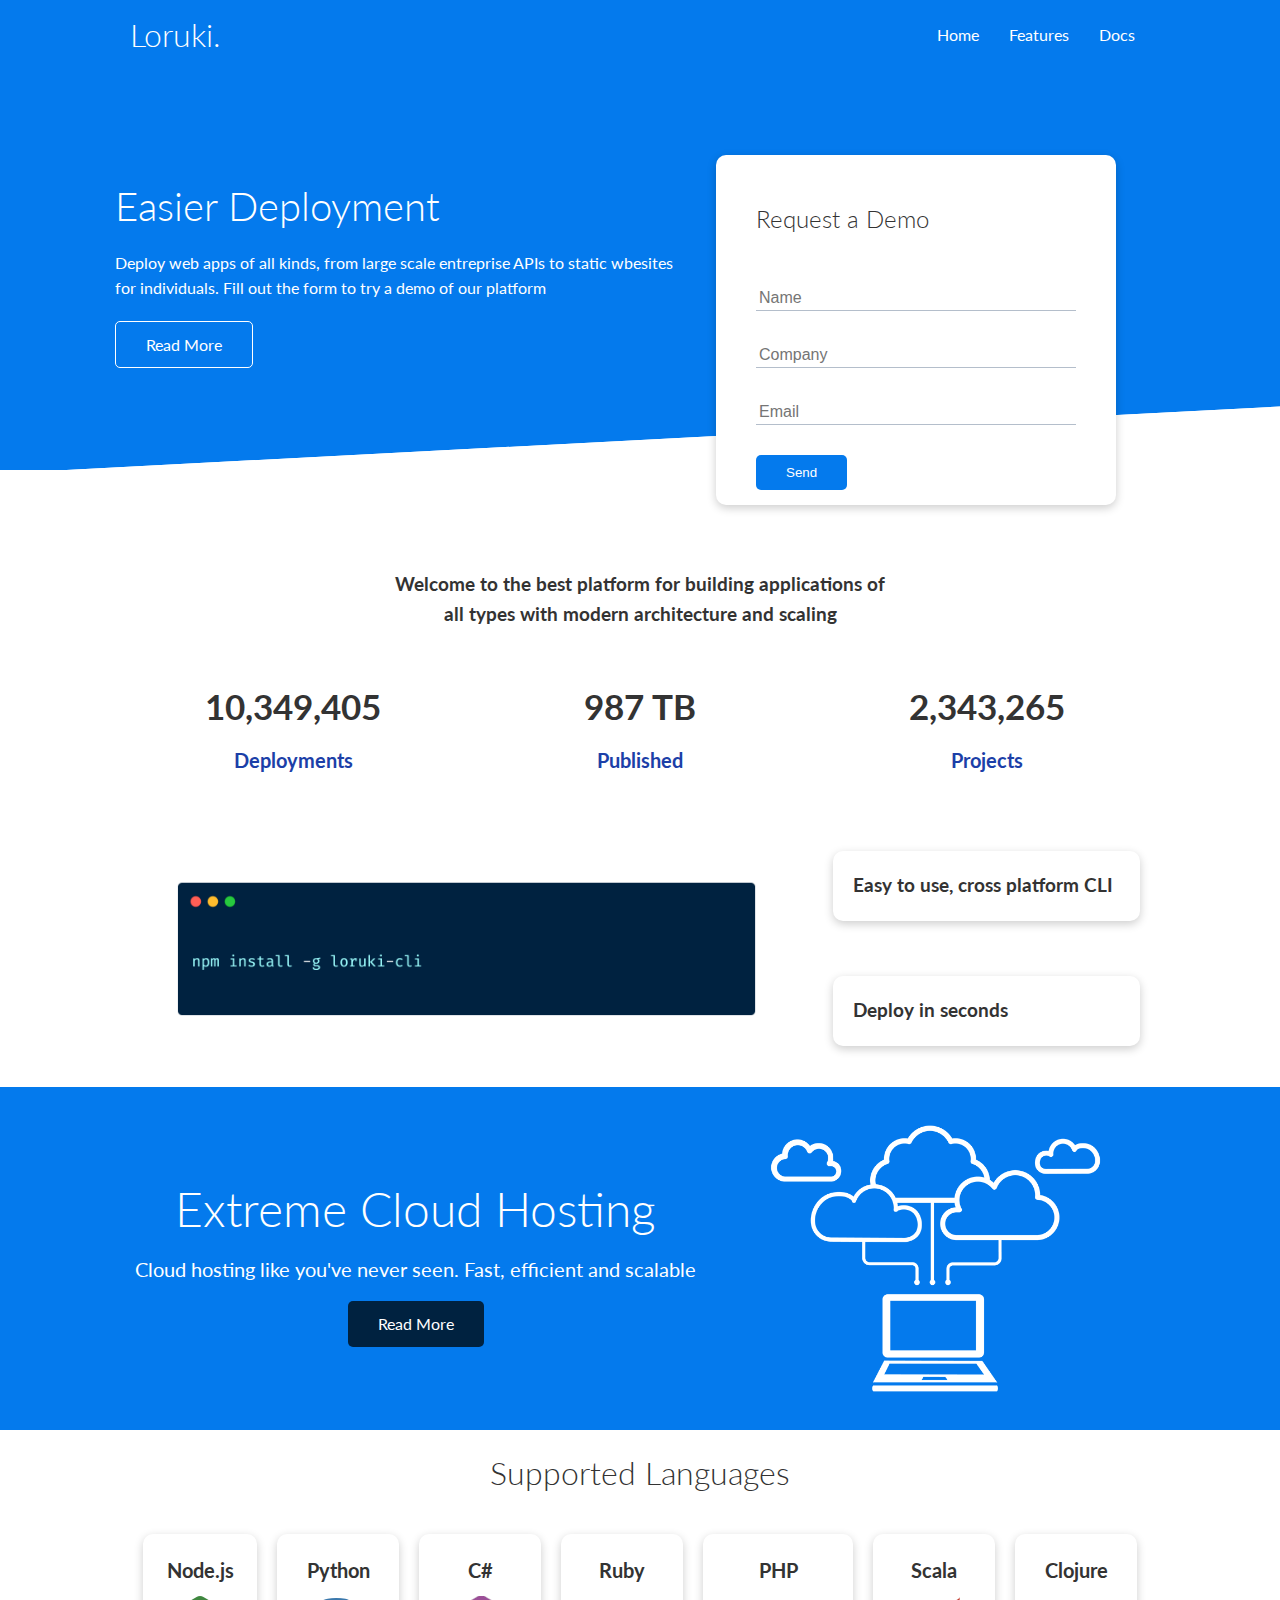
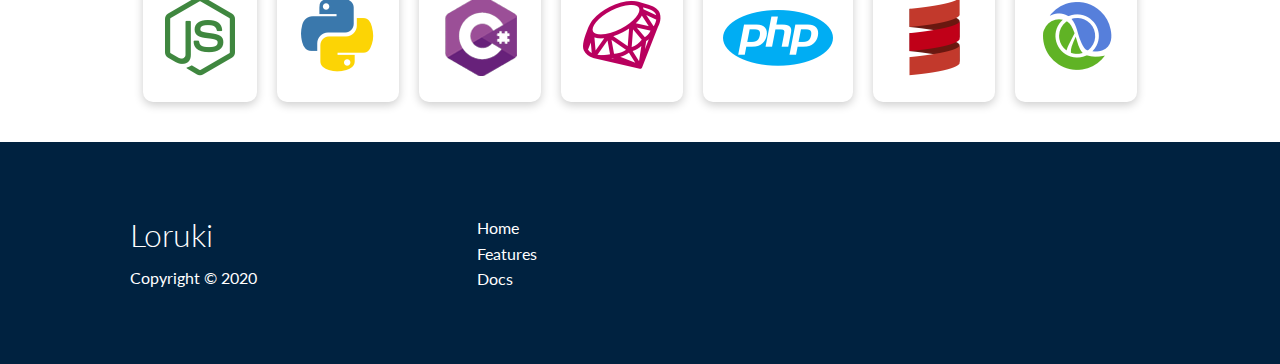
<file: index.html>
<!DOCTYPE html>
<html lang="en">
<head>
    <meta charset="UTF-8">
    <meta name="viewport" content="width=device-width, initial-scale=1.0">
    <link rel="stylesheet" href="css/utilities.css">
    <link rel="stylesheet" href="css/style.css">
    <link rel="stylesheet" href="https://cdnjs.cloudflare.com/ajax/libs/font-awesome/5.15.1/css/all.min.css"
        integrity="sha512-+4zCK9k+qNFUR5X+cKL9EIR+ZOhtIloNl9GIKS57V1MyNsYpYcUrUeQc9vNfzsWfV28IaLL3i96P9sdNyeRssA=="
        crossorigin="anonymous" />
    
    <title>Loruki | Cloud Hosting For Everyone</title>
</head>
<body>
    <!-- Navbar -->
    <div class="navbar">
        <div class="container flex">
            <h1 class="logo">Loruki.</h1>
            <nav>
                <ul>
                    <li><a href="index.html">Home</a></li>
                    <li><a href="features.html">Features</a></li>
                    <li><a href="docs.html">Docs</a></li>
                </ul>
            </nav>
        </div>
    </div>

    <!-- Showcase -->
    <section class="showcase">
        <div class="container grid">
            <div class="showcase-text">
                <h1>Easier Deployment</h1>
                <p>Deploy web apps of all kinds, from large scale entreprise APIs to static 
                    wbesites for individuals. Fill out the form to try a demo of our platform
                </p>
                <a href="features.html" class="btn btn-outline">Read More</a>
            </div>
            <div class="showcase-form card">
                <h2>Request a Demo</h2>
                <form name="contact" method="POST" netlify-honeypot="bot-field" data-netlify="true">
                    <input type="hidden" name="form-name" value="contact">
                    <p class="hidden">
                        <label>Don't fill this out if you're human: <input name="bot-field"></label>
                    </p>
                    <div class="form-control">
                        <input type="text" name="name" placeholder="Name" required>
                    </div>
                    <div class="form-control">
                        <input type="text" name="company" placeholder="Company" required>
                    </div>
                    <div class="form-control">
                        <input type="email" name="email" placeholder="Email" required>
                    </div>
                    <input type="submit" value="Send" class="btn btn-primary">
                </form>
            </div>
        </div>
    </section>
    <!-- Stats -->
    <section class="stats">
        <div class="container">
            <h3 class="stats-heading text-center my-1">
                Welcome to the best platform for building applications of all types with modern architecture and scaling
            </h3>

            <div class="grid grid-3 text-center my-4">
                <div>
                    <i class="fas fa-server fa-3x"></i>
                    <h3>10,349,405</h3>
                    <p class="text-secondary">Deployments</p>
                </div>
                <div>
                    <i class="fas fa-upload fa-3x"></i>
                    <h3>987 TB</h3>
                    <p class="text-secondary">Published</p>
                </div>
                <div>
                    <i class="fas fa-project-diagram fa-3x"></i>
                    <h3>2,343,265</h3>
                    <p class="text-secondary">Projects</p>
                </div>
            </div>
        </div>
    </section>

    <!-- Cli -->
    <section class="cli">
        <div class="container grid">
            <img src="images/cli.png" alt="">
            <div class="card">
                <h3>Easy to use, cross platform CLI</h3>
            </div>
            <div class="card">
                <h3>Deploy in seconds</h3>
            </div>
        </div>
    </section>

    <!-- Cloud -->
    <section class="cloud bg-primary my-2 py-2">
        <div class="container grid">
            <div class="text-center">
                <h2 class="lg">Extreme Cloud Hosting</h2>
                <p class="lead my-1">Cloud hosting like you've never seen.
                    Fast, efficient and scalable
                </p>
                <a href="features.html" class="btn btn-dark">Read More</a>
            </div>
            <img src="images/cloud.png" alt="">
        </div>
    </section>

    <!-- Languages -->
    <section class="languages">
        <h2 class="md text-center my-2">
            Supported Languages
        </h2>
        <div class="container flex">
            <div class="card">
                <h4>Node.js</h4>
                <img src="images/logos/node.png" alt="">
            </div>
            <div class="card">
                <h4>Python</h4>
                <img src="images/logos/python.png" alt="">
            </div>
            <div class="card">
                <h4>C#</h4>
                <img src="images/logos/csharp.png" alt="">
            </div>
            <div class="card">
                <h4>Ruby</h4>
                <img src="images/logos/ruby.png" alt="">
            </div>
            <div class="card">
                <h4>PHP</h4>
                <img src="images/logos/php.png" alt="">
            </div>
            <div class="card">
                <h4>Scala</h4>
                <img src="images/logos/scala.png" alt="">
            </div>
            <div class="card">
                <h4>Clojure</h4>
                <img src="images/logos/clojure.png" alt="">
            </div>
        </div>
    </section>

    <!-- Footer -->
    <footer class="footer bg-dark py-5">
        <div class="container grid grid-3">
            <div>
                <h1>Loruki</h1>
                <p>Copyright &copy; 2020</p>
            </div>
            <nav>
                <ul>
                    <li><a href="index.html">Home</a></li>
                    <li><a href="features.html">Features</a></li>
                    <li><a href="docs.html">Docs</a></li>
                </ul>
            </nav>
            <div class="social">
                <a href="#"><i class="fab fa-github fa-2x"></i></a>
                <a href="#"><i class="fab fa-facebook fa-2x"></i></a>
                <a href="#"><i class="fab fa-instagram fa-2x"></i></a>
                <a href="#"><i class="fab fa-twitter fa-2x"></i></a>
            </div>
        </div>
    </footer>
</body>
</html>
</file>
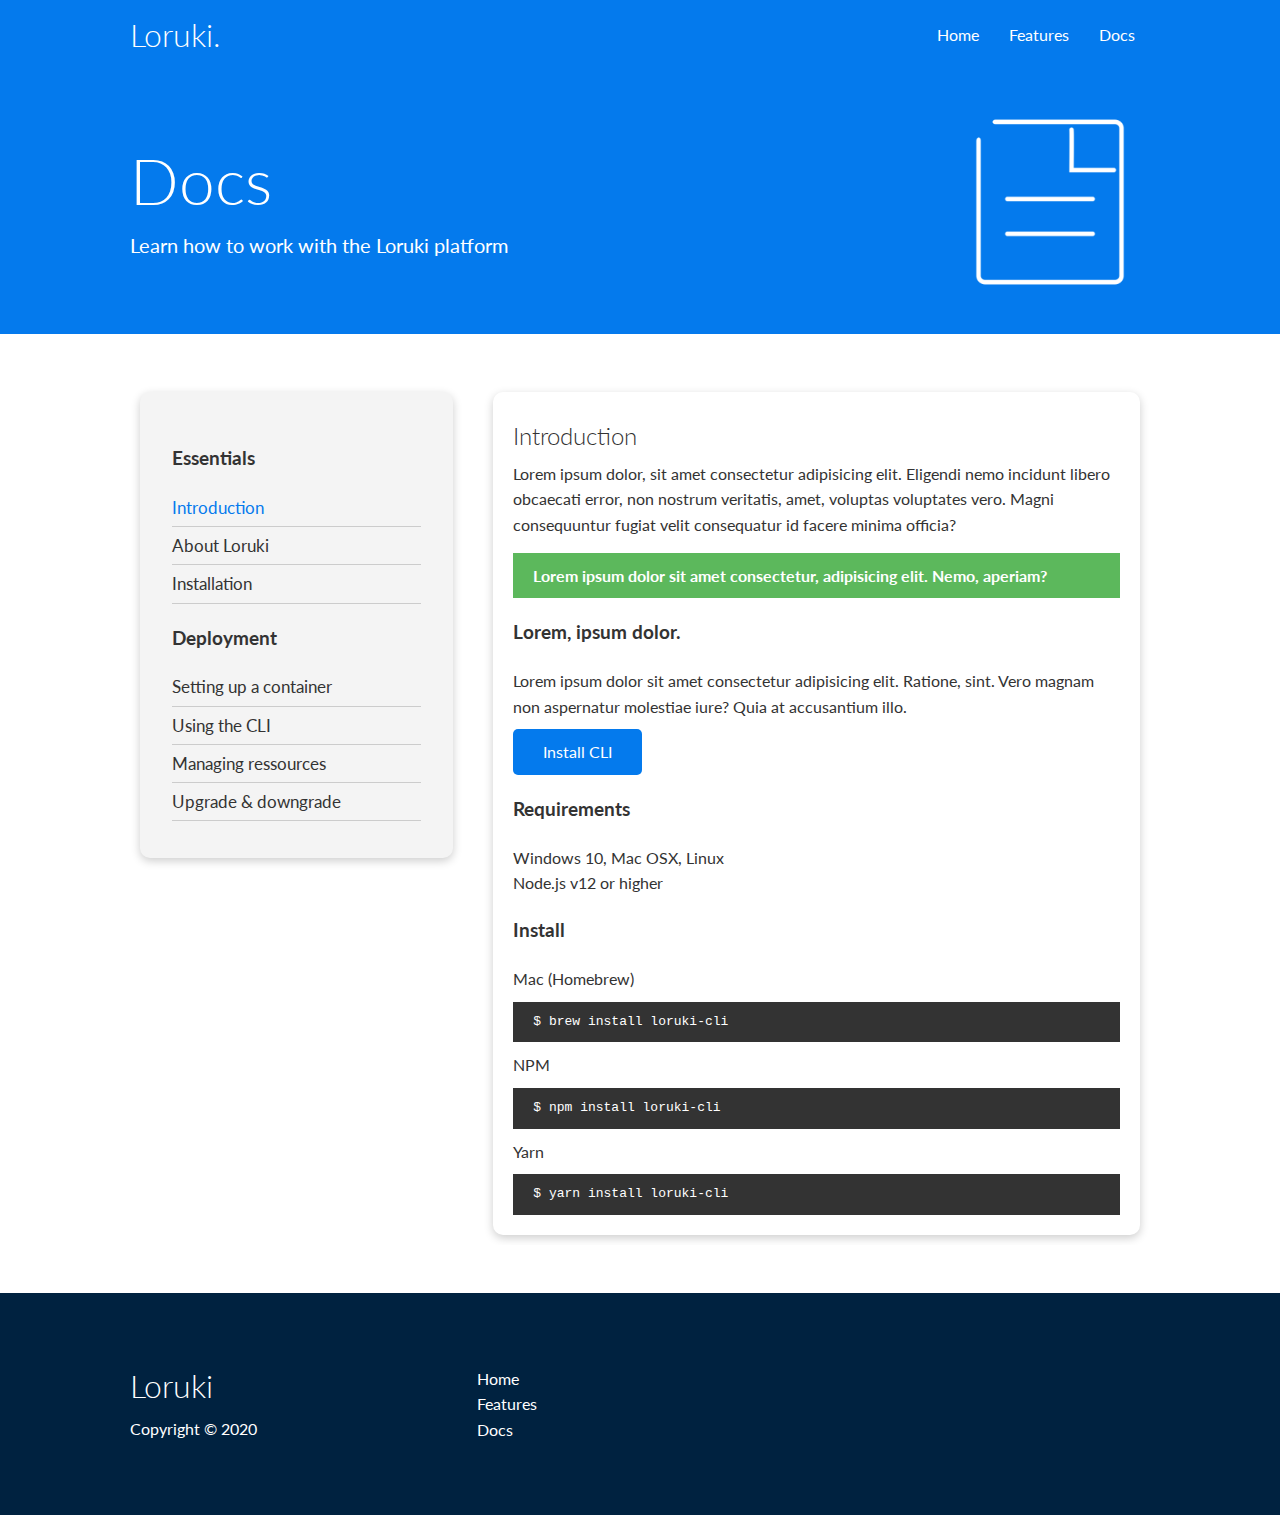
<file: docs.html>
<!DOCTYPE html>
<html lang="en">

<head>
    <meta charset="UTF-8">
    <meta name="viewport" content="width=device-width, initial-scale=1.0">
    <link rel="stylesheet" href="css/utilities.css">
    <link rel="stylesheet" href="css/style.css">
    <link rel="stylesheet" href="https://cdnjs.cloudflare.com/ajax/libs/font-awesome/5.15.1/css/all.min.css"
        integrity="sha512-+4zCK9k+qNFUR5X+cKL9EIR+ZOhtIloNl9GIKS57V1MyNsYpYcUrUeQc9vNfzsWfV28IaLL3i96P9sdNyeRssA=="
        crossorigin="anonymous" />

    <title>Loruki | Cloud Hosting For Everyone</title>
</head>

<body>
    <!-- Navbar -->
    <div class="navbar">
        <div class="container flex">
            <h1 class="logo">Loruki.</h1>
            <nav>
                <ul>
                    <li><a href="index.html">Home</a></li>
                    <li><a href="features.html">Features</a></li>
                    <li><a href="docs.html">Docs</a></li>
                </ul>
            </nav>
        </div>
    </div>

    <!-- Head -->
    <section class="docs-head bg-primary py-3">
        <div class="container grid">
            <div>
                <h1 class="xl">Docs</h1>
                <p class="lead">
                    Learn how to work with the Loruki platform
                </p>
            </div>
            <img src="images/docs.png" alt="">
        </div>
    </section>

   <!-- Docs main -->
    <section class="docs-main my-4">
        <div class="container grid">

            <div class="card bg-light p-3">

                <h3 class="my-2">Essentials</h3>
                <nav>
                    <ul>
                        <li><a class="text-primary" href="#">Introduction</a></li>
                        <li><a href="#">About Loruki</a></li>
                        <li><a href="#">Installation</a></li>
                    </ul>
                </nav>

                <h3 class="my-2">Deployment</h3>
                <nav>
                    <ul>
                        <li><a href="#">Setting up a container</a></li>
                        <li><a href="#">Using the CLI</a></li>
                        <li><a href="#">Managing ressources</a></li>
                        <li><a href="#">Upgrade & downgrade</a></li>
                    </ul>
                </nav>

            </div>

            <div class="card">
                <h2>Introduction</h2>
                <p>Lorem ipsum dolor, sit amet consectetur adipisicing elit. 
                    Eligendi nemo incidunt libero obcaecati error, non nostrum veritatis, 
                    amet, voluptas voluptates vero. Magni consequuntur fugiat 
                    velit consequatur id facere minima officia?
                </p>

                <div class="alert alert-success">
                    <i class="fas fa-info"></i> Lorem ipsum dolor sit amet consectetur, adipisicing elit. Nemo, aperiam?
                </div>

                <h3>Lorem, ipsum dolor.</h3>
                <p>Lorem ipsum dolor sit amet consectetur adipisicing elit. 
                    Ratione, sint. Vero magnam non aspernatur molestiae iure? 
                    Quia at accusantium illo.
                </p>
                <a href="#" class="btn btn-primary">Install CLI</a>

                <h3>Requirements</h3>
                <ul>
                    <li>Windows 10, Mac OSX, Linux</li>
                    <li>Node.js v12 or higher</li>
                </ul>

                <h3>Install</h3>
                <p>Mac (Homebrew)</p>
                <pre><code>$ brew install loruki-cli</code></pre>

                <p>NPM</p>
                <pre><code>$ npm install loruki-cli</code></pre>

                <p>Yarn</p>
                <pre><code>$ yarn install loruki-cli</code></pre>
            </div>

        </div>
    </section>

    <!-- Footer -->
    <footer class="footer bg-dark py-5">
        <div class="container grid grid-3">
            <div>
                <h1>Loruki</h1>
                <p>Copyright &copy; 2020</p>
            </div>
            <nav>
                <ul>
                    <li><a href="index.html">Home</a></li>
                    <li><a href="features.html">Features</a></li>
                    <li><a href="docs.html">Docs</a></li>
                </ul>
            </nav>
            <div class="social">
                <a href="#"><i class="fab fa-github fa-2x"></i></a>
                <a href="#"><i class="fab fa-facebook fa-2x"></i></a>
                <a href="#"><i class="fab fa-instagram fa-2x"></i></a>
                <a href="#"><i class="fab fa-twitter fa-2x"></i></a>
            </div>
        </div>
    </footer>
</body>

</html>
</file>
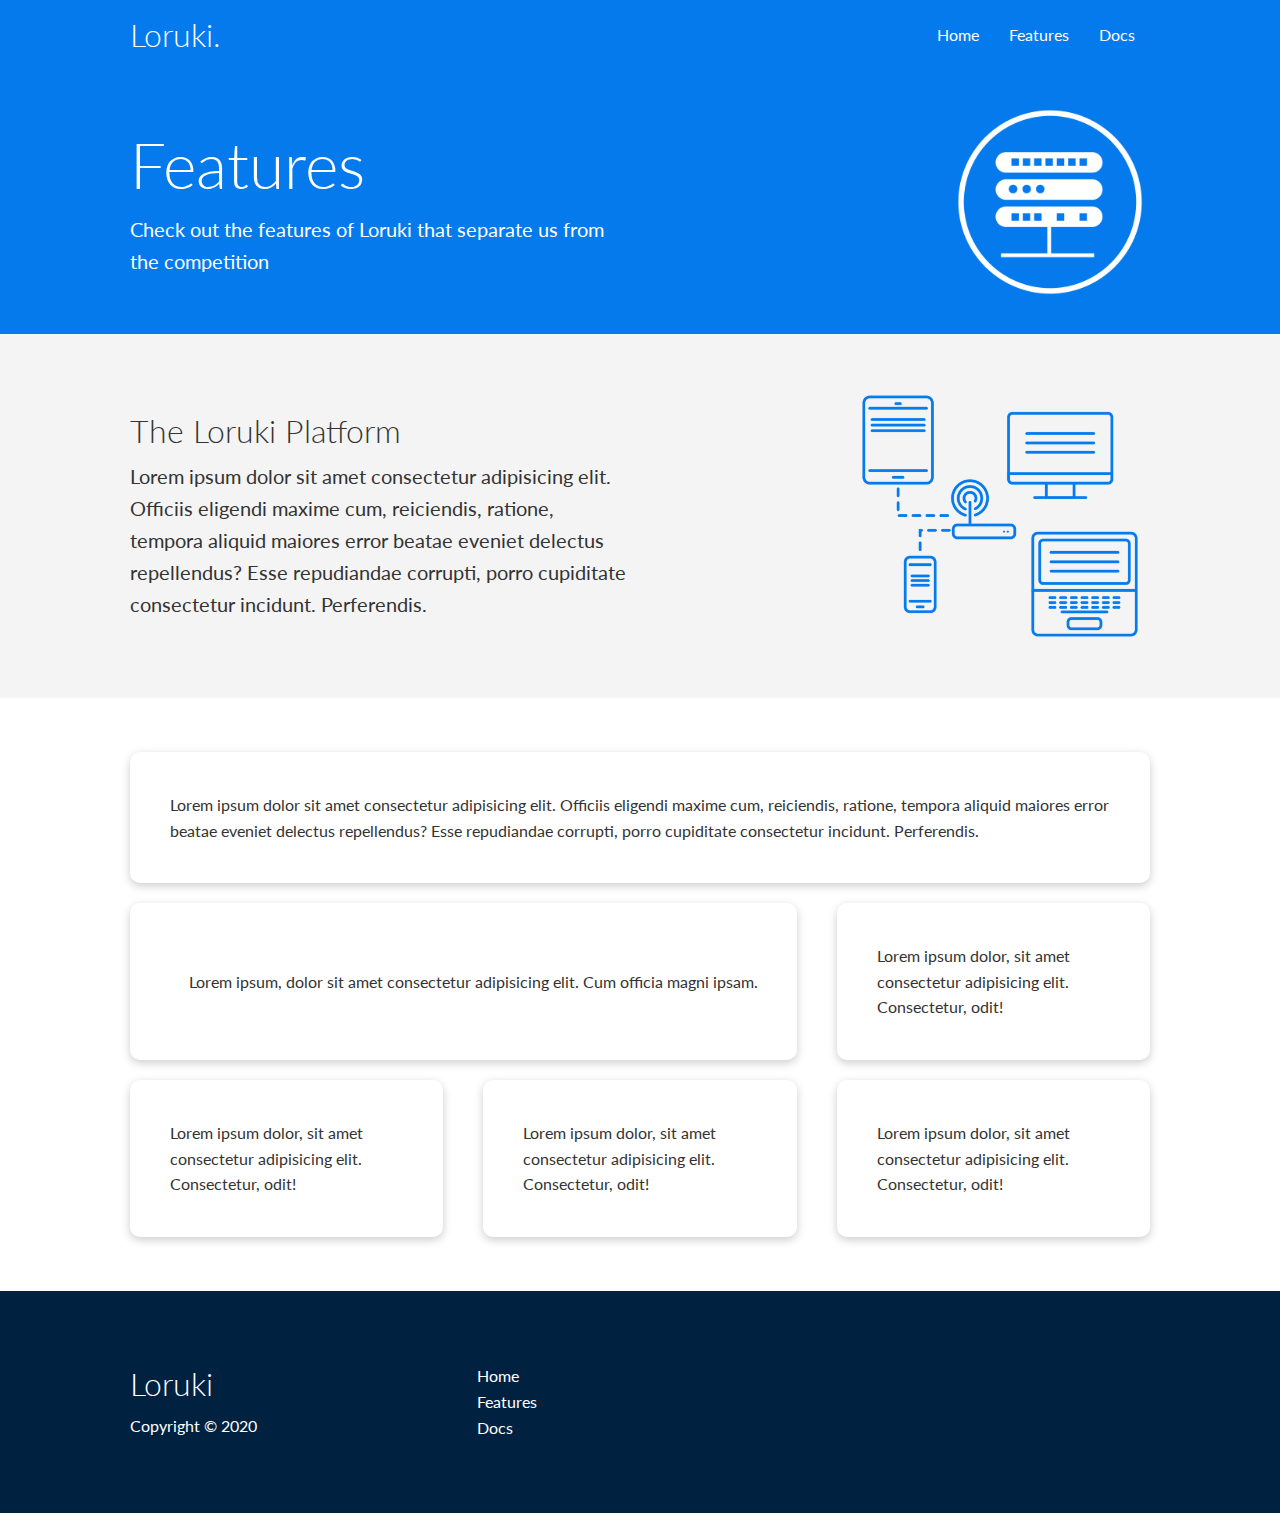
<file: features.html>
<!DOCTYPE html>
<html lang="en">

<head>
    <meta charset="UTF-8">
    <meta name="viewport" content="width=device-width, initial-scale=1.0">
    <link rel="stylesheet" href="css/utilities.css">
    <link rel="stylesheet" href="css/style.css">
    <link rel="stylesheet" href="https://cdnjs.cloudflare.com/ajax/libs/font-awesome/5.15.1/css/all.min.css"
        integrity="sha512-+4zCK9k+qNFUR5X+cKL9EIR+ZOhtIloNl9GIKS57V1MyNsYpYcUrUeQc9vNfzsWfV28IaLL3i96P9sdNyeRssA=="
        crossorigin="anonymous" />

    <title>Loruki | Cloud Hosting For Everyone</title>
</head>

<body>
    <!-- Navbar -->
    <div class="navbar">
        <div class="container flex">
            <h1 class="logo">Loruki.</h1>
            <nav>
                <ul>
                    <li><a href="index.html">Home</a></li>
                    <li><a href="features.html">Features</a></li>
                    <li><a href="docs.html">Docs</a></li>
                </ul>
            </nav>
        </div>
    </div>

    <!-- Head -->
    <section class="features-head bg-primary py-3">
        <div class="container grid">
            <div>
                <h1 class="xl">Features</h1>
                <p class="lead">
                    Check out the features of Loruki that separate us from the competition
                </p>
            </div>
            <img src="images/server.png" alt="">
        </div>
    </section>

    <!-- Sub head -->
    <section class="features-sub-head bg-light py-3">
        <div class="container grid">
            <div>
                <h1 class="md">The Loruki Platform</h1>
                <p class="lead">
                    Lorem ipsum dolor sit amet consectetur adipisicing elit. 
                    Officiis eligendi maxime cum, reiciendis, ratione, tempora aliquid 
                    maiores error beatae eveniet delectus repellendus? Esse repudiandae 
                    corrupti, porro cupiditate consectetur incidunt. Perferendis.
                </p>
            </div>
            <img src="images/server2.png" alt="">
        </div>
    </section>

    <!-- Features main -->
    <section class="features-main my-2">
        <div class="container grid grid-3">
            <div class="card flex">
                <i class="fas fa-server fa-3x"></i>
                <p>Lorem ipsum dolor sit amet consectetur adipisicing elit.
                Officiis eligendi maxime cum, reiciendis, ratione, tempora aliquid
                maiores error beatae eveniet delectus repellendus? Esse repudiandae
                corrupti, porro cupiditate consectetur incidunt. Perferendis.</p>
            </div>
            <div class="card flex">
                <i class="fas fa-network-wired fa-3x"></i>
                <p>Lorem ipsum, dolor sit amet consectetur adipisicing elit. 
                    Cum officia magni ipsam.</p>
            </div>
            <div class="card flex">
                <i class="fas fa-laptop-code fa-3x"></i>
                <p>Lorem ipsum dolor, sit amet consectetur adipisicing elit. 
                    Consectetur, odit!</p>
            </div>
            <div class="card flex">
                <i class="fas fa-database fa-3x"></i>
                <p>Lorem ipsum dolor, sit amet consectetur adipisicing elit. 
                    Consectetur, odit!</p>
            </div>
            <div class="card flex">
                <i class="fas fa-power-off fa-3x"></i>
                <p>Lorem ipsum dolor, sit amet consectetur adipisicing elit. 
                    Consectetur, odit!</p>
            </div>
            <div class="card flex">
                <i class="fas fa-upload fa-3x"></i>
                <p>Lorem ipsum dolor, sit amet consectetur adipisicing elit. 
                    Consectetur, odit!</p>
            </div>
        </div>
    </section>







    <!-- Footer -->
    <footer class="footer bg-dark py-5">
        <div class="container grid grid-3">
            <div>
                <h1>Loruki</h1>
                <p>Copyright &copy; 2020</p>
            </div>
            <nav>
                <ul>
                    <li><a href="index.html">Home</a></li>
                    <li><a href="features.html">Features</a></li>
                    <li><a href="docs.html">Docs</a></li>
                </ul>
            </nav>
            <div class="social">
                <a href="#"><i class="fab fa-github fa-2x"></i></a>
                <a href="#"><i class="fab fa-facebook fa-2x"></i></a>
                <a href="#"><i class="fab fa-instagram fa-2x"></i></a>
                <a href="#"><i class="fab fa-twitter fa-2x"></i></a>
            </div>
        </div>
    </footer>
</body>

</html>
</file>
<file: css/utilities.css>
.container {
  max-width: 1100px;
  margin: 0 auto;
  overflow: auto;
  padding: 0 40px;
}

.card {
  background-color: #fff;
  border-radius: 10px;
  box-shadow: 0 3px 10px rgba(0, 0, 0, 0.2);
  padding: 20px;
  margin: 10px;
  color: #333;
}

.btn {
  display: inline-block; /*btn and link*/
  padding: 10px 30px;
  cursor: pointer;
  background: var(--primary-color);
  color: #fff;
  border: none;
  border-radius: 5px;
}

.btn-outline {
  background-color: transparent;
  border: 1px #fff solid;
}

.btn:hover {
  transform: scale(0.98);
}

/*-----------Backgrounds & colored buttons-----------*/
.bg-primary,
.btn-primary {
  background-color: var(--primary-color);
  color: #fff;
}

.bg-secondary,
.btn-secondary {
  background-color: var(--secondary-color);
  color: #fff;
}

.bg-dark,
.btn-dark {
  background-color: var(--dark-color);
  color: #fff;
}

.bg-light,
.btn-light {
  background-color: var(--light-color);
  color: #333;
}

.bg-primary a,
.btn-primary a,
.bg-secondary a,
.btn-secondary a,
.bg-dark a,
.btn-dark a {
  color: #fff;
}

/*-----------------Text colors-------------*/
.text-primary {
  color: var(--primary-color);
}

.text-secondary {
  color: var(--secondary-color);
}

.text-dark {
  color: var(--dark-color);
}

.text-light {
  color: var(--light-color);
}

/*---------------Text sizes-----------*/
.lead {
  font-size: 20px;
}

.sm {
  font-size: 1rem;
}

.md {
  font-size: 2rem;
}

.lg {
  font-size: 3rem;
}

.xl {
  font-size: 4rem;
}

.text-center {
  text-align: center;
}

/*-------------Alert---------------*/
.alert {
  background-color: var(--light-color);
  padding: 10px 20px;
  font-weight: bold;
  margin: 15px 0;
}

.alert-success {
  background-color: var(--success-color);
  color: #fff;
}

.alert-error {
  background-color: var(--error-color);
  color: #fff;
}

/*
flex-direction: column; => alignement sur l'axe principal: vertical
justify-content: center; => alignement au center
*/

.flex {
  display: flex;
  justify-content: center;
  align-items: center; /*alignement vertical*/
  height: 100%;
}

.grid {
  display: grid;
  grid-template-columns: repeat(2, 1fr);
  gap: 20px; /*ajout d'une marge de 20px entre les deux colonnes*/
  justify-content: center;
  align-items: center;
  height: 100%;
}

.grid-3 {
  grid-template-columns: repeat(3, 1fr);
}

/*---------Margin-------------*/
/*1rem = 16px */
.my-1 {
  margin: 1rem 0;
}

.my-2 {
  margin: 1.5rem 0;
}

.my-3 {
  margin: 2rem 0;
}

.my-4 {
  margin: 3rem 0;
}

.my-5 {
  margin: 4rem 0;
}

/*margin: x; x s'applique à top and bottom,left and right*/
.m-1 {
  margin: 1rem;
}

.m-2 {
  margin: 1.5rem;
}

.m-3 {
  margin: 2rem;
}

.m-4 {
  margin: 3rem;
}

.m-5 {
  margin: 4rem;
}

/*---------Padding-------------*/
/*1rem = 16px */
.py-1 {
  padding: 1rem 0;
}

.py-2 {
  padding: 1.5rem 0;
}

.py-3 {
  padding: 2rem 0;
}

.py-4 {
  padding: 3rem 0;
}

.py-5 {
  padding: 4rem 0;
}

/*padding: x; x s'applique à top and bottom,left and right*/
.p-1 {
  padding: 1rem;
}

.p-2 {
  padding: 1.5rem;
}

.p-3 {
  padding: 2rem;
}

.p-4 {
  padding: 3rem;
}

.p-5 {
  padding: 4rem;
}
</file>
<file: css/style.css>
@import url("https://fonts.googleapis.com/css2?family=Lato:wght@300&display=swap");

:root {
  --primary-color: #047aed;
  --secondary-color: #1c3fa8;
  --dark-color: #002240;
  --light-color: #f4f4f4;
  --success-color: #5cb85c;
  --error-color: #d9534f;
}

* {
  box-sizing: border-box;
  margin: 0;
  padding: 0;
}

body {
  font-family: "Lato", sans-serif;
  color: #333;
  line-height: 1.6;
}

ul {
  list-style-type: none;
}

a {
  text-decoration: none;
  color: #333;
}

h1,
h2 {
  font-weight: 300;
  line-height: 1.2;
  margin: 10px 0;
}

p {
  margin: 10px 0;
}

img {
  width: 100%;
}

code,
pre {
  background: #333;
  color: #fff;
  padding: 10px;
}

.hidden {
  visibility: hidden;
  height: 0;
}
/*---------------Navbar-------------------*/
.navbar {
  background-color: var(--primary-color);
  color: #fff;
  height: 70px;
}

.navbar ul {
  display: flex;
}

.navbar a {
  color: #fff;
  padding: 10px;
  margin: 0 5px;
}

.navbar a:hover {
  border-bottom: 2px solid #fff;
}

/* A l'intérieur de navbar, on crée de l'espace entre les elts */
.navbar .flex {
  justify-content: space-between;
}

/*----------Showcase------------*/
.showcase {
  height: 400px;
  background-color: var(--primary-color);
  color: #fff;
  position: relative;
}

.showcase h1 {
  font-size: 40px;
}

.showcase p {
  margin: 20px 0;
}

.showcase .grid {
  overflow: visible; /*Permet de passer le container .card du formulaire sur la partie*/
  grid-template-columns: 55% 45%;
  gap: 30px;
}

.showcase-text {
  animation: slideInFromLeft 1s ease-in;
}

.showcase-form {
  position: relative;
  top: 60px; /*push down*/
  height: 350px;
  width: 400px;
  padding: 40px;
  z-index: 100;
  animation: slideInFromRight 1s ease-in;
}

.showcase-form .form-control {
  margin: 30px 0;
}

.showcase-form input[type="text"],
.showcase-form input[type="email"] {
  border: 0;
  border-bottom: 1px solid #b4becb;
  width: 100%;
  padding: 3px;
  font-size: 16px;
}

.showcase-form input:focus {
  outline: none;
}

/*Dessine la forme curviligne*/
.showcase::before,
.showcase::after {
  content: "";
  position: absolute;
  height: 100px;
  bottom: -70px;
  right: 0;
  left: 0;
  background: #fff;
  transform: skewY(-3deg);
  -webkit-transform: skewY(-3deg);
  -moz-transform: skewY(-3deg);
  -ms-transform: skewY(-3deg);
}

/*-------------------------Stats--------------------------------*/
.stats {
  padding-top: 100px;
  animation: slideInFromBottom 1s ease-in;
}

.stats-heading {
  max-width: 500px;
  margin: auto;
}

.stats .grid h3 {
  font-size: 35px;
}

.stats .grid p {
  font-size: 20px;
  font-weight: bold;
}

/*-----------------------------------CLI--------------------------*/
.cli .grid {
  grid-template-columns: repeat(3, 1fr);
  grid-template-rows: repeat(2, 1fr);
}

/*Sélection du 1er enfant immédiatement en dessous de .cli .grid */
.cli .grid > *:first-child {
  grid-column: 1 / span 2; /* Le 1er elt s'étale sur 2 colonnes et 2 lignes */
  grid-row: 1 / span 2; /* le reste s'etale chacun sur une ligne */
}

/*-----------------------------------Cloud--------------------------*/
.cloud .grid {
  grid-template-columns: 4fr 3fr;
}

/*---------------------------Languages------------------------*/
.languages .flex {
  flex-wrap: wrap; /* Retour à la ligne pour un petit écran */
}

.languages .card {
  text-align: center;
  margin: 18px 10px 40px;
  transition: transform 0.2s ease-in; /*la transition s'applique sur la ppté transform (cf. .languages .card:hover)*/
}

.languages .card h4 {
  font-size: 20px;
  margin-bottom: 10px;
}

/*
transform: translateY(-15px); /* Fait bouger vers le haut au survol de la souris
transform: translateY(15px); /* Fait bouger vers le bas au survol de la souris
*/
.languages .card:hover {
  transform: translateY(-15px);
}

/*-------------------Features------------------*/
.features-head img,
.docs-head img {
  width: 200px;
  justify-self: flex-end;
}

.features-sub-head img {
  width: 300px;
  justify-self: flex-end;
}

.features-main .card > i {
  margin-right: 20px;
}

.features-main .grid {
  padding: 30px;
}

.features-main .grid > *:first-child {
  grid-column: 1 / span 3; /* Le 1er elt s'étale sur toute la ligne */
}

.features-main .grid > *:nth-child(2) {
  grid-column: 1 / span 2; /* Le 2e elt prend deux colonnes sur la ligne */
}

/*----------------Docs--------------------------*/
.docs-main h3 {
  margin: 20px 0;
}

.docs-main .grid {
  grid-template-columns: 1fr 2fr;
  align-items: flex-start; /* position en haut */
}

.docs-main nav li {
  font-size: 17px;
  padding-bottom: 5px;
  margin-bottom: 5px;
  border-bottom: 1px #ccc solid;
}

.docs-main a:hover {
  font-weight: bold;
}
/*------------------Footer----------------------*/
.footer .social a {
  margin: 0 10px;
}

/*------------------Animations-------------------*/
@keyframes slideInFromLeft {
  0% {
    transform: translateX(-100%); /* sort de l'écran côté gauche */
  }

  100% {
    transform: translateX(0);
  }
}

@keyframes slideInFromRight {
  0% {
    transform: translateX(100%);
  }

  100% {
    transform: translateX(0);
  }
}

@keyframes slideInFromTop {
  0% {
    transform: translateY(-100%); /* sort de l'écran côté haut */
  }

  100% {
    transform: translateX(0);
  }
}

@keyframes slideInFromBottom {
  0% {
    transform: translateY(100%);
  }

  100% {
    transform: translateX(0);
  }
}

/*------------------Tablets and under -----------*/
@media (max-width: 768px) {
  .grid,
  .showcase .grid,
  .stats .grid,
  .cli .grid,
  .cloud .grid,
  .features-main .grid,
  .docs-main .grid {
    grid-template-columns: 1fr;
    grid-template-rows: 1fr;
  }

  .showcase {
    height: auto;
  }

  .showcase-text {
    text-align: center;
    margin-top: 40px;
    animation: slideInFromTop 1s ease-in;
  }

  .showcase-form {
    justify-self: center;
    margin: auto;
    animation: slideInFromBottom 1s ease-in;
  }

  .cli .grid > *:first-child {
    grid-column: 1;
    grid-row: 1;
  }

  .features-head,
  .features-sub-head,
  .docs-head {
    text-align: center;
  }

  .features-head img,
  .features-sub-head img,
  .docs-head img {
    justify-self: center;
  }

  /*
  s'applique aux 2 premiers elts
  */
  .features-main .grid > *:first-child,
  .features-main .grid > *:nth-child(2) {
    grid-column: 1;
  }
}
/*------------------Mobile-----------------------*/
@media (max-width: 500px) {
  .navbar {
    height: 110px;
  }

  .navbar .flex {
    flex-direction: column;
  }

  .navbar ul {
    padding: 10px;
    background-color: rgba(0, 0, 0, 0.1);
  }
}
</file>
